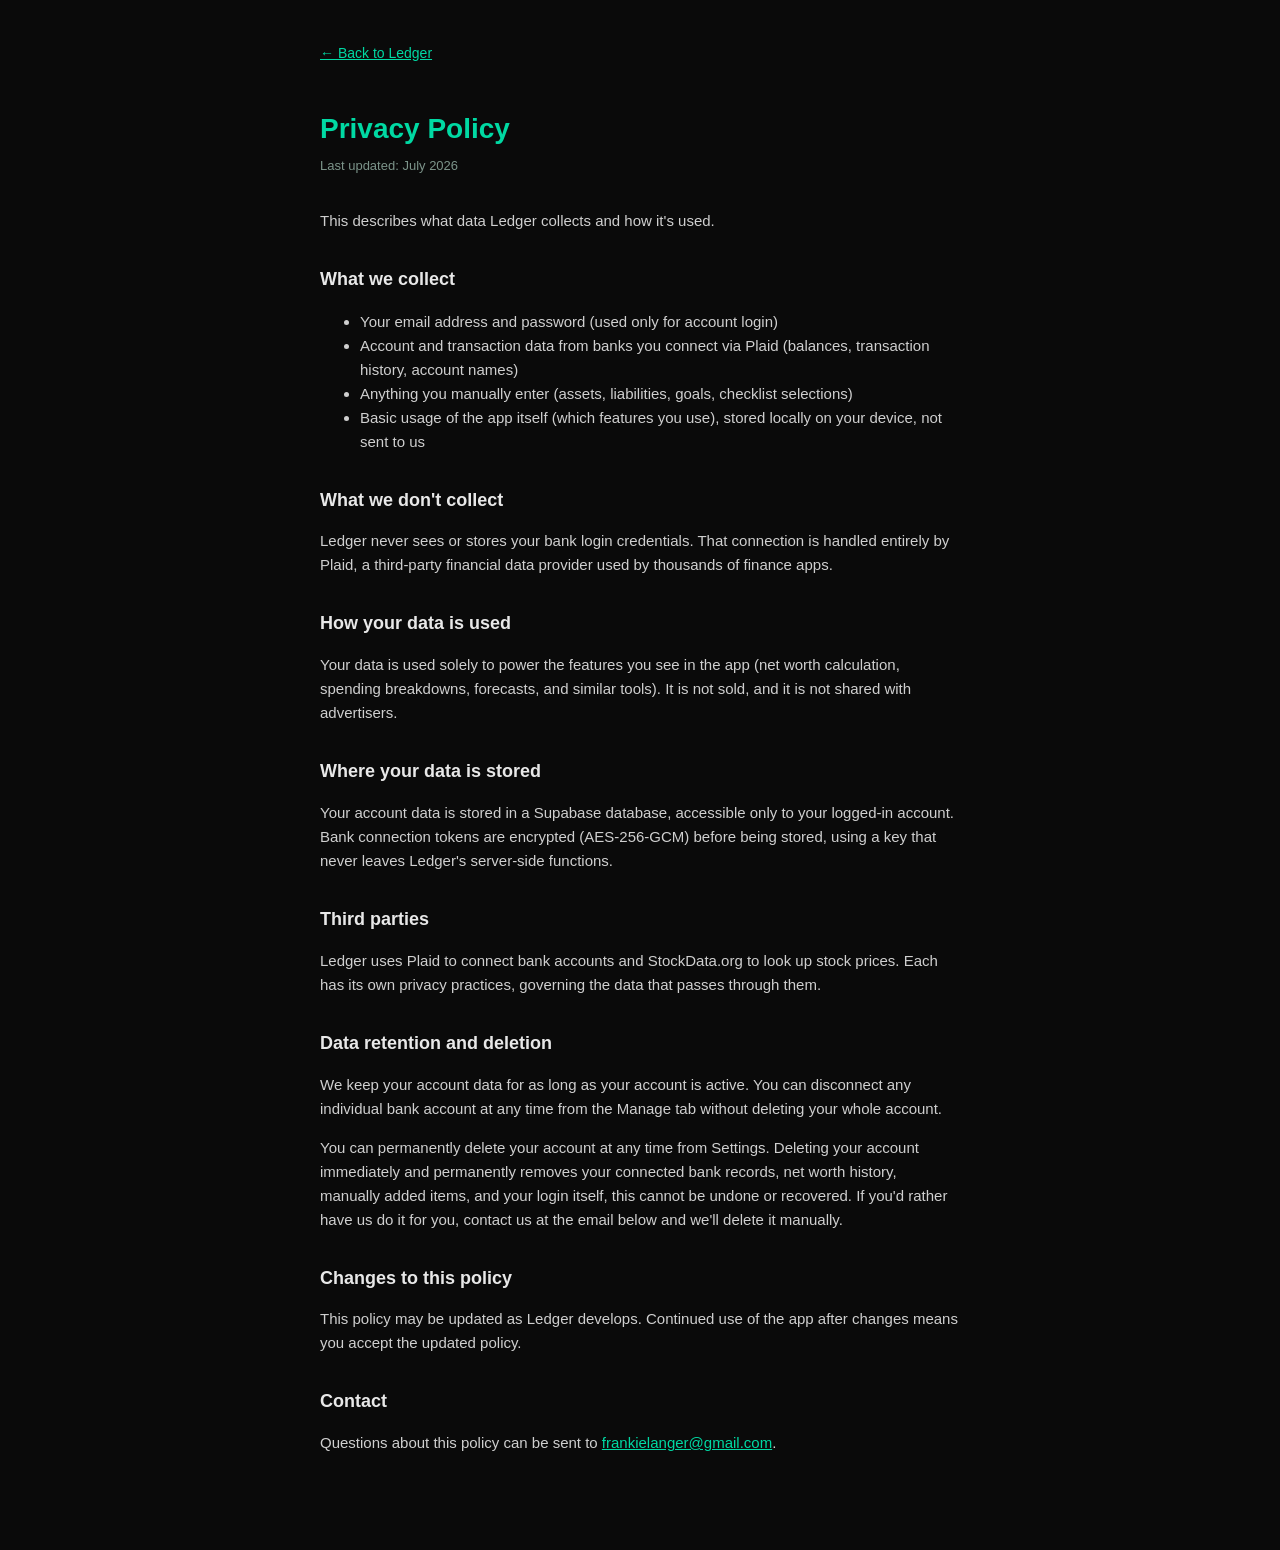
<file: privacy.html>
<!DOCTYPE html>
<html lang="en">
<head>
<meta charset="UTF-8" />
<meta name="viewport" content="width=device-width, initial-scale=1.0" />
<title>Privacy Policy - Ledger</title>
<style>
  body {
    background: #0a0a0a;
    color: #e8e8e8;
    font-family: -apple-system, BlinkMacSystemFont, "Manrope", sans-serif;
    max-width: 640px;
    margin: 0 auto;
    padding: 40px 20px 80px;
    line-height: 1.6;
  }
  h1 {
    color: #00D9A3;
    font-size: 28px;
    margin-bottom: 4px;
  }
  .updated {
    color: #7C948A;
    font-size: 13px;
    margin-bottom: 32px;
  }
  h2 {
    font-size: 18px;
    margin-top: 32px;
    margin-bottom: 8px;
  }
  p, li {
    font-size: 15px;
    color: #cfcfcf;
  }
  a {
    color: #00D9A3;
  }
  .back-link {
    display: inline-block;
    margin-bottom: 24px;
    font-size: 14px;
  }
</style>
</head>
<body>

<a class="back-link" href="/ledger-app/">&larr; Back to Ledger</a>

<h1>Privacy Policy</h1>
<div class="updated">Last updated: July 2026</div>

<p>This describes what data Ledger collects and how it's used.</p>

<h2>What we collect</h2>
<ul>
  <li>Your email address and password (used only for account login)</li>
  <li>Account and transaction data from banks you connect via Plaid (balances, transaction history, account names)</li>
  <li>Anything you manually enter (assets, liabilities, goals, checklist selections)</li>
  <li>Basic usage of the app itself (which features you use), stored locally on your device, not sent to us</li>
</ul>

<h2>What we don't collect</h2>
<p>Ledger never sees or stores your bank login credentials. That connection is handled entirely by Plaid, a third-party financial data provider used by thousands of finance apps.</p>

<h2>How your data is used</h2>
<p>Your data is used solely to power the features you see in the app (net worth calculation, spending breakdowns, forecasts, and similar tools). It is not sold, and it is not shared with advertisers.</p>

<h2>Where your data is stored</h2>
<p>Your account data is stored in a Supabase database, accessible only to your logged-in account. Bank connection tokens are encrypted (AES-256-GCM) before being stored, using a key that never leaves Ledger's server-side functions.</p>

<h2>Third parties</h2>
<p>Ledger uses Plaid to connect bank accounts and StockData.org to look up stock prices. Each has its own privacy practices, governing the data that passes through them.</p>

<h2>Data retention and deletion</h2>
<p>We keep your account data for as long as your account is active. You can disconnect any individual bank account at any time from the Manage tab without deleting your whole account.</p>
<p>You can permanently delete your account at any time from Settings. Deleting your account immediately and permanently removes your connected bank records, net worth history, manually added items, and your login itself, this cannot be undone or recovered. If you'd rather have us do it for you, contact us at the email below and we'll delete it manually.</p>

<h2>Changes to this policy</h2>
<p>This policy may be updated as Ledger develops. Continued use of the app after changes means you accept the updated policy.</p>

<h2>Contact</h2>
<p>Questions about this policy can be sent to <a href="mailto:frankielanger@gmail.com">frankielanger@gmail.com</a>.</p>

</body>
</html>
</file>
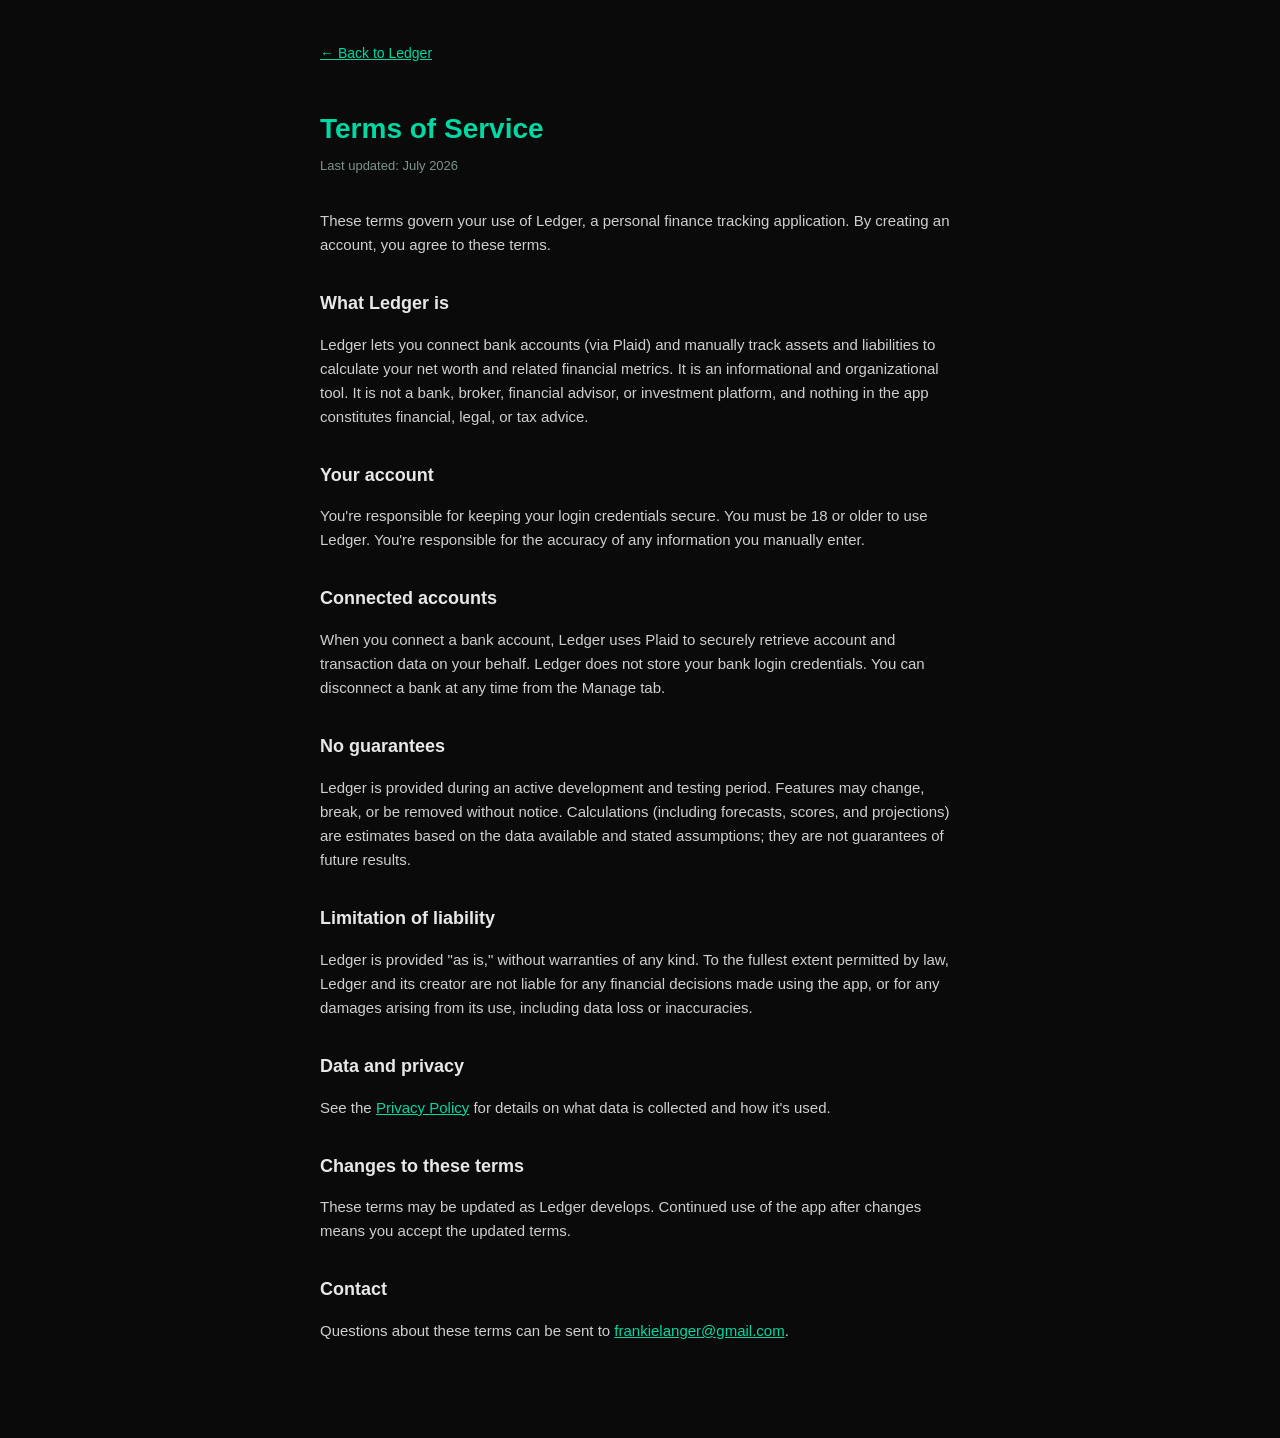
<file: terms.html>
<!DOCTYPE html>
<html lang="en">
<head>
<meta charset="UTF-8" />
<meta name="viewport" content="width=device-width, initial-scale=1.0" />
<title>Terms of Service - Ledger</title>
<style>
  body {
    background: #0a0a0a;
    color: #e8e8e8;
    font-family: -apple-system, BlinkMacSystemFont, "Manrope", sans-serif;
    max-width: 640px;
    margin: 0 auto;
    padding: 40px 20px 80px;
    line-height: 1.6;
  }
  h1 {
    color: #00D9A3;
    font-size: 28px;
    margin-bottom: 4px;
  }
  .updated {
    color: #7C948A;
    font-size: 13px;
    margin-bottom: 32px;
  }
  h2 {
    font-size: 18px;
    margin-top: 32px;
    margin-bottom: 8px;
  }
  p, li {
    font-size: 15px;
    color: #cfcfcf;
  }
  a {
    color: #00D9A3;
  }
  .back-link {
    display: inline-block;
    margin-bottom: 24px;
    font-size: 14px;
  }
</style>
</head>
<body>

<a class="back-link" href="/ledger-app/">&larr; Back to Ledger</a>

<h1>Terms of Service</h1>
<div class="updated">Last updated: July 2026</div>

<p>These terms govern your use of Ledger, a personal finance tracking application. By creating an account, you agree to these terms.</p>

<h2>What Ledger is</h2>
<p>Ledger lets you connect bank accounts (via Plaid) and manually track assets and liabilities to calculate your net worth and related financial metrics. It is an informational and organizational tool. It is not a bank, broker, financial advisor, or investment platform, and nothing in the app constitutes financial, legal, or tax advice.</p>

<h2>Your account</h2>
<p>You're responsible for keeping your login credentials secure. You must be 18 or older to use Ledger. You're responsible for the accuracy of any information you manually enter.</p>

<h2>Connected accounts</h2>
<p>When you connect a bank account, Ledger uses Plaid to securely retrieve account and transaction data on your behalf. Ledger does not store your bank login credentials. You can disconnect a bank at any time from the Manage tab.</p>

<h2>No guarantees</h2>
<p>Ledger is provided during an active development and testing period. Features may change, break, or be removed without notice. Calculations (including forecasts, scores, and projections) are estimates based on the data available and stated assumptions; they are not guarantees of future results.</p>

<h2>Limitation of liability</h2>
<p>Ledger is provided "as is," without warranties of any kind. To the fullest extent permitted by law, Ledger and its creator are not liable for any financial decisions made using the app, or for any damages arising from its use, including data loss or inaccuracies.</p>

<h2>Data and privacy</h2>
<p>See the <a href="/ledger-app/privacy.html">Privacy Policy</a> for details on what data is collected and how it's used.</p>

<h2>Changes to these terms</h2>
<p>These terms may be updated as Ledger develops. Continued use of the app after changes means you accept the updated terms.</p>

<h2>Contact</h2>
<p>Questions about these terms can be sent to <a href="mailto:frankielanger@gmail.com">frankielanger@gmail.com</a>.</p>

</body>
</html>
</file>
